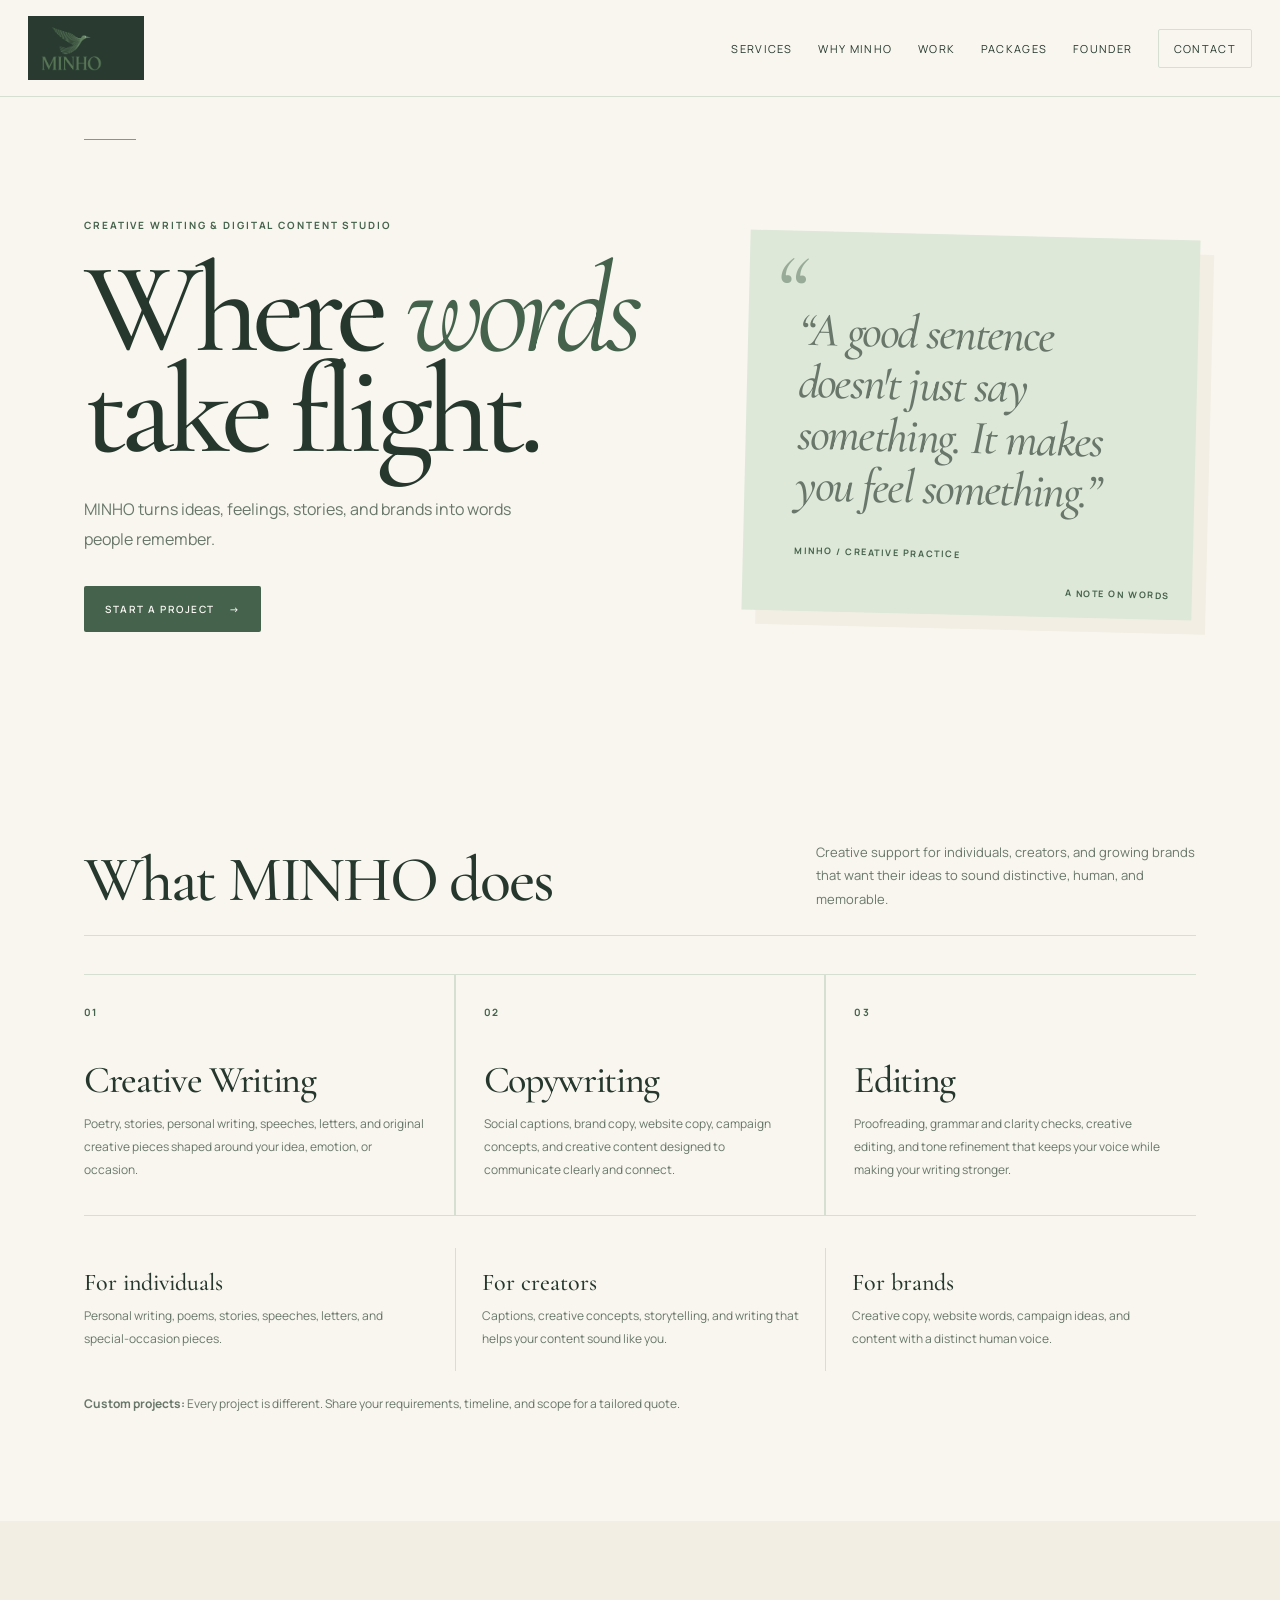
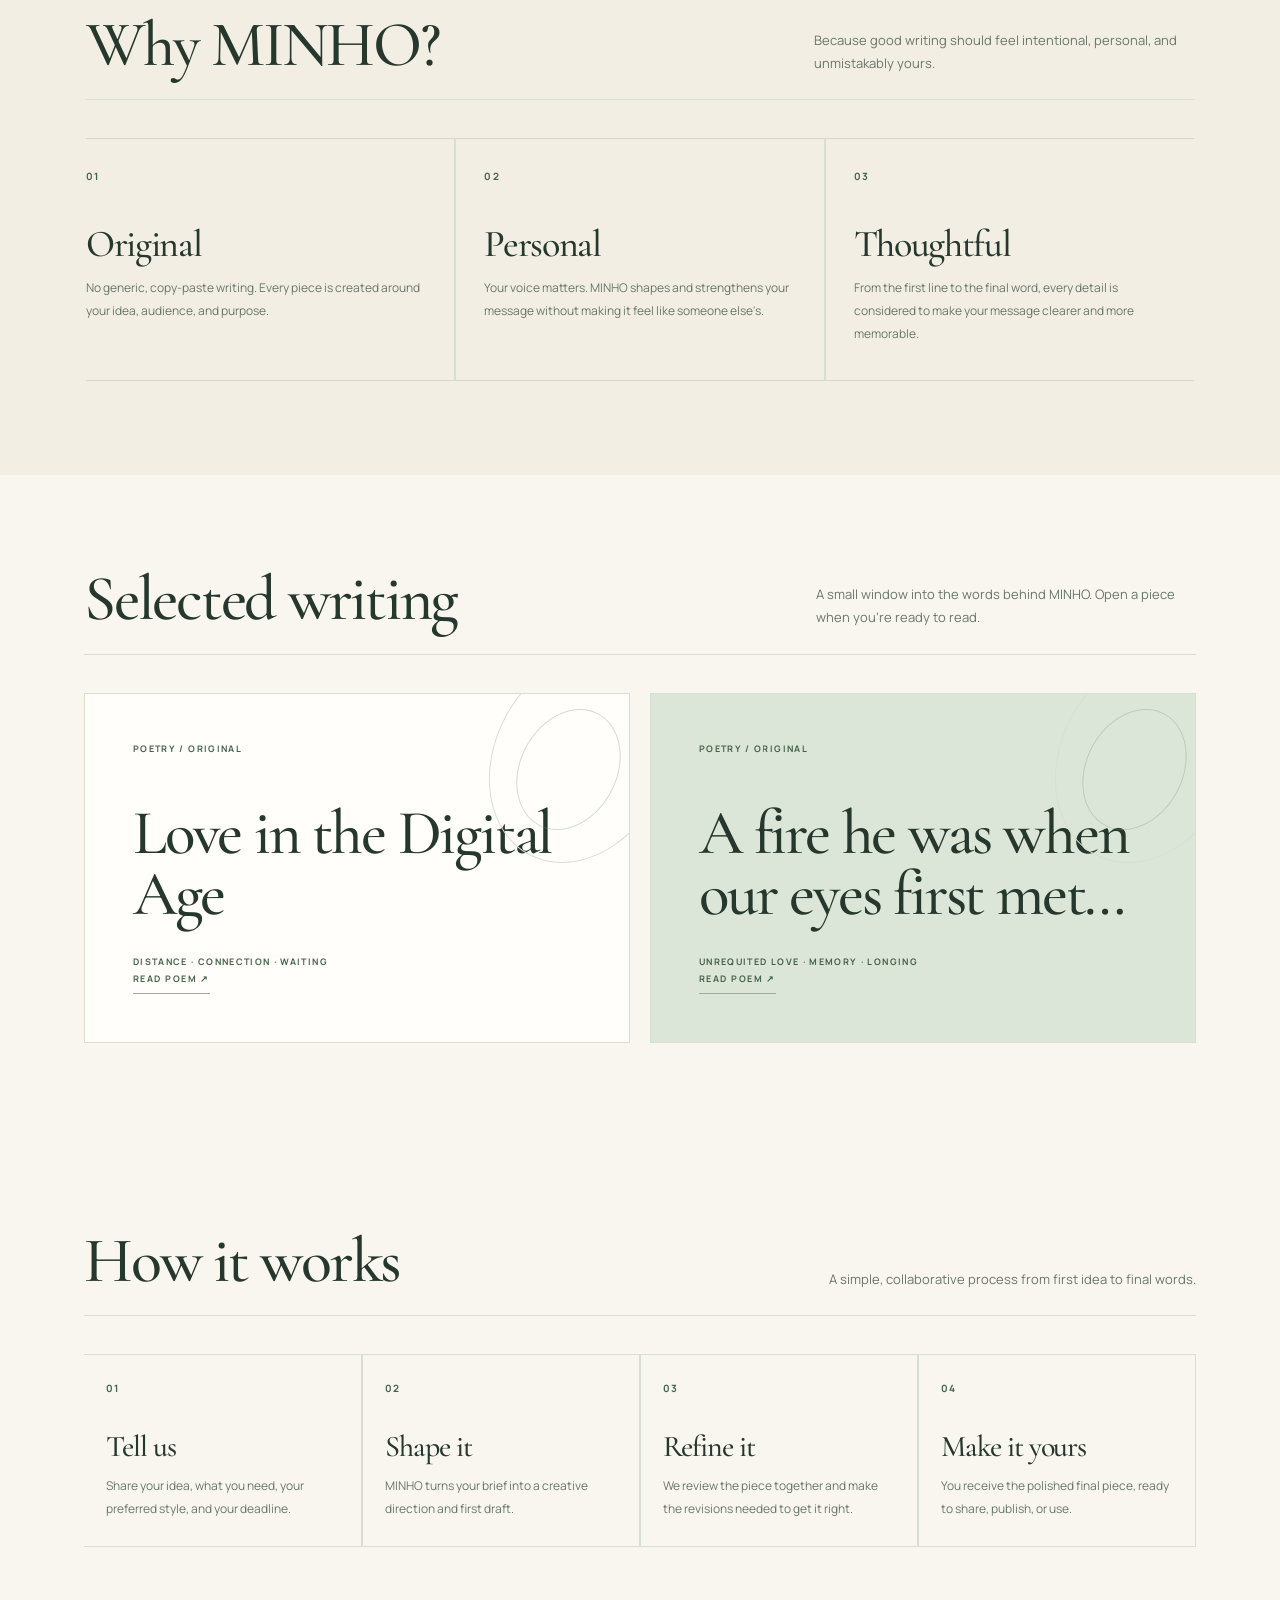
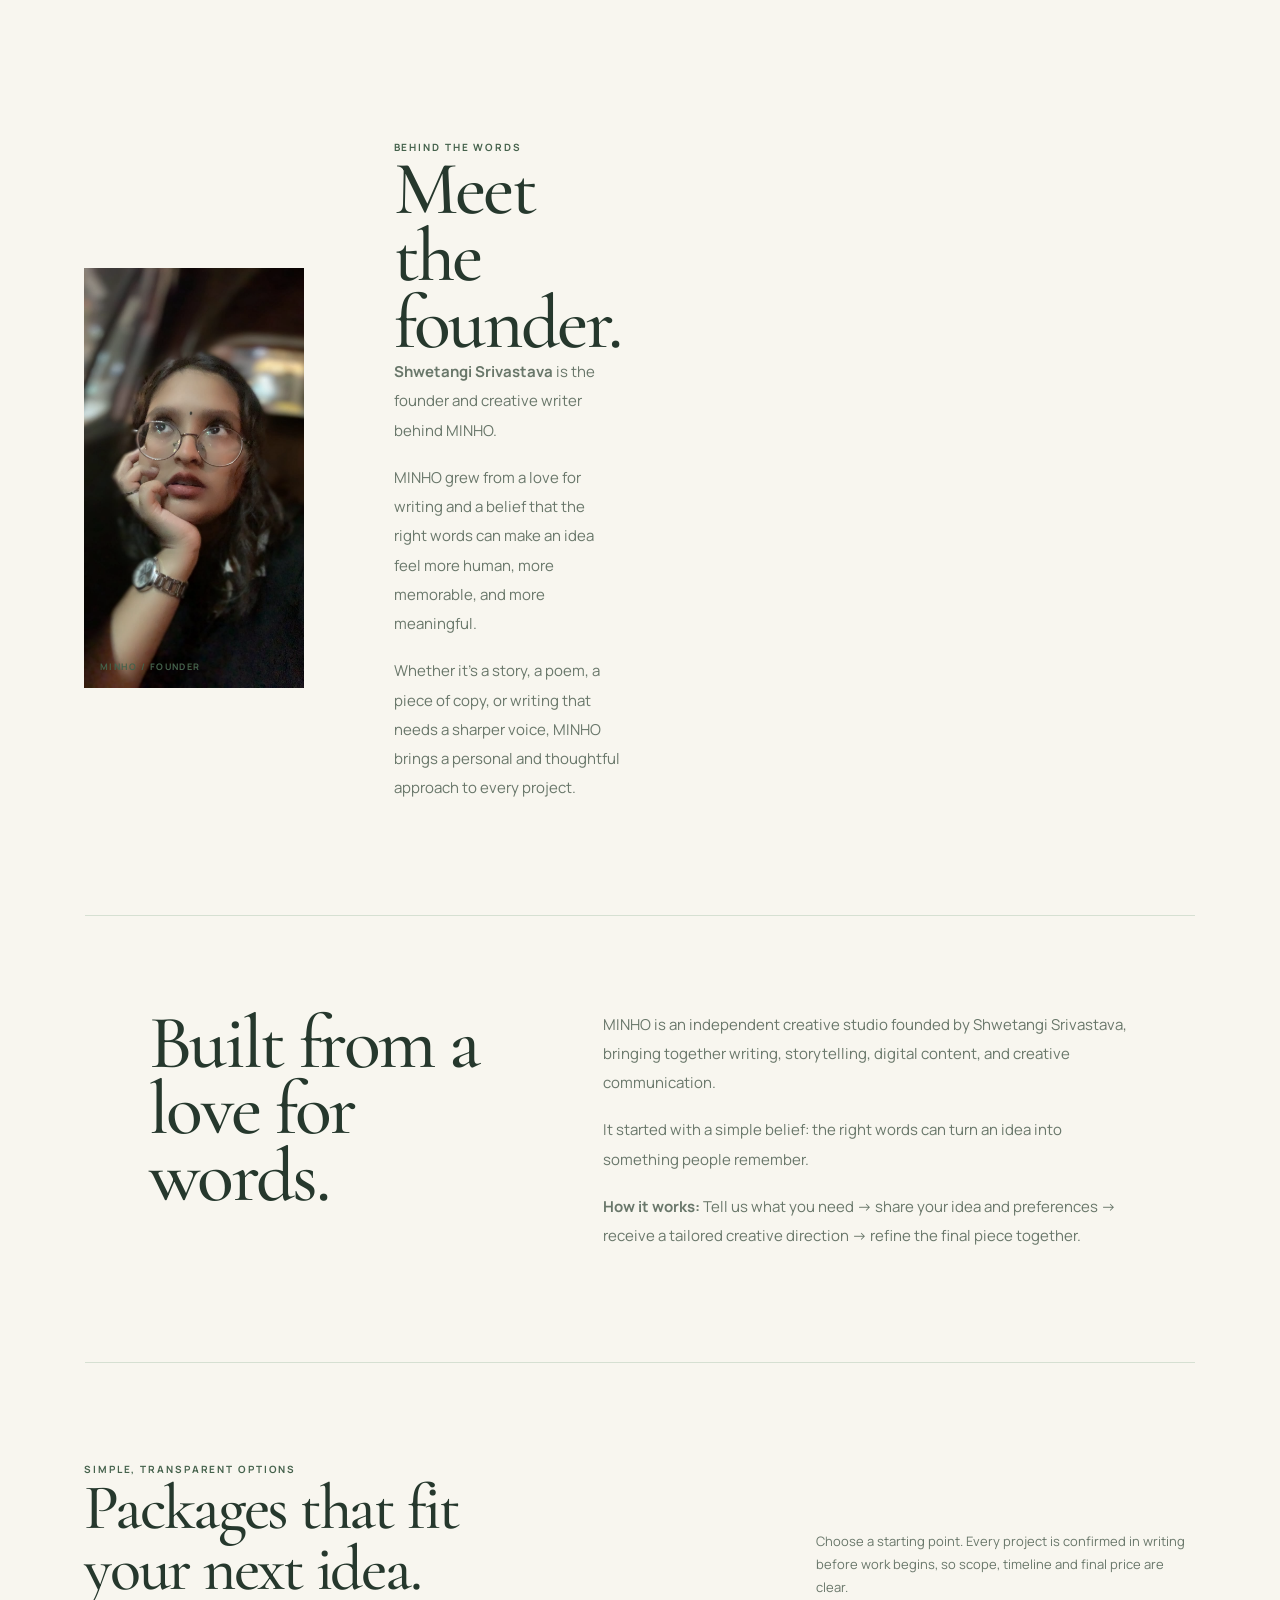
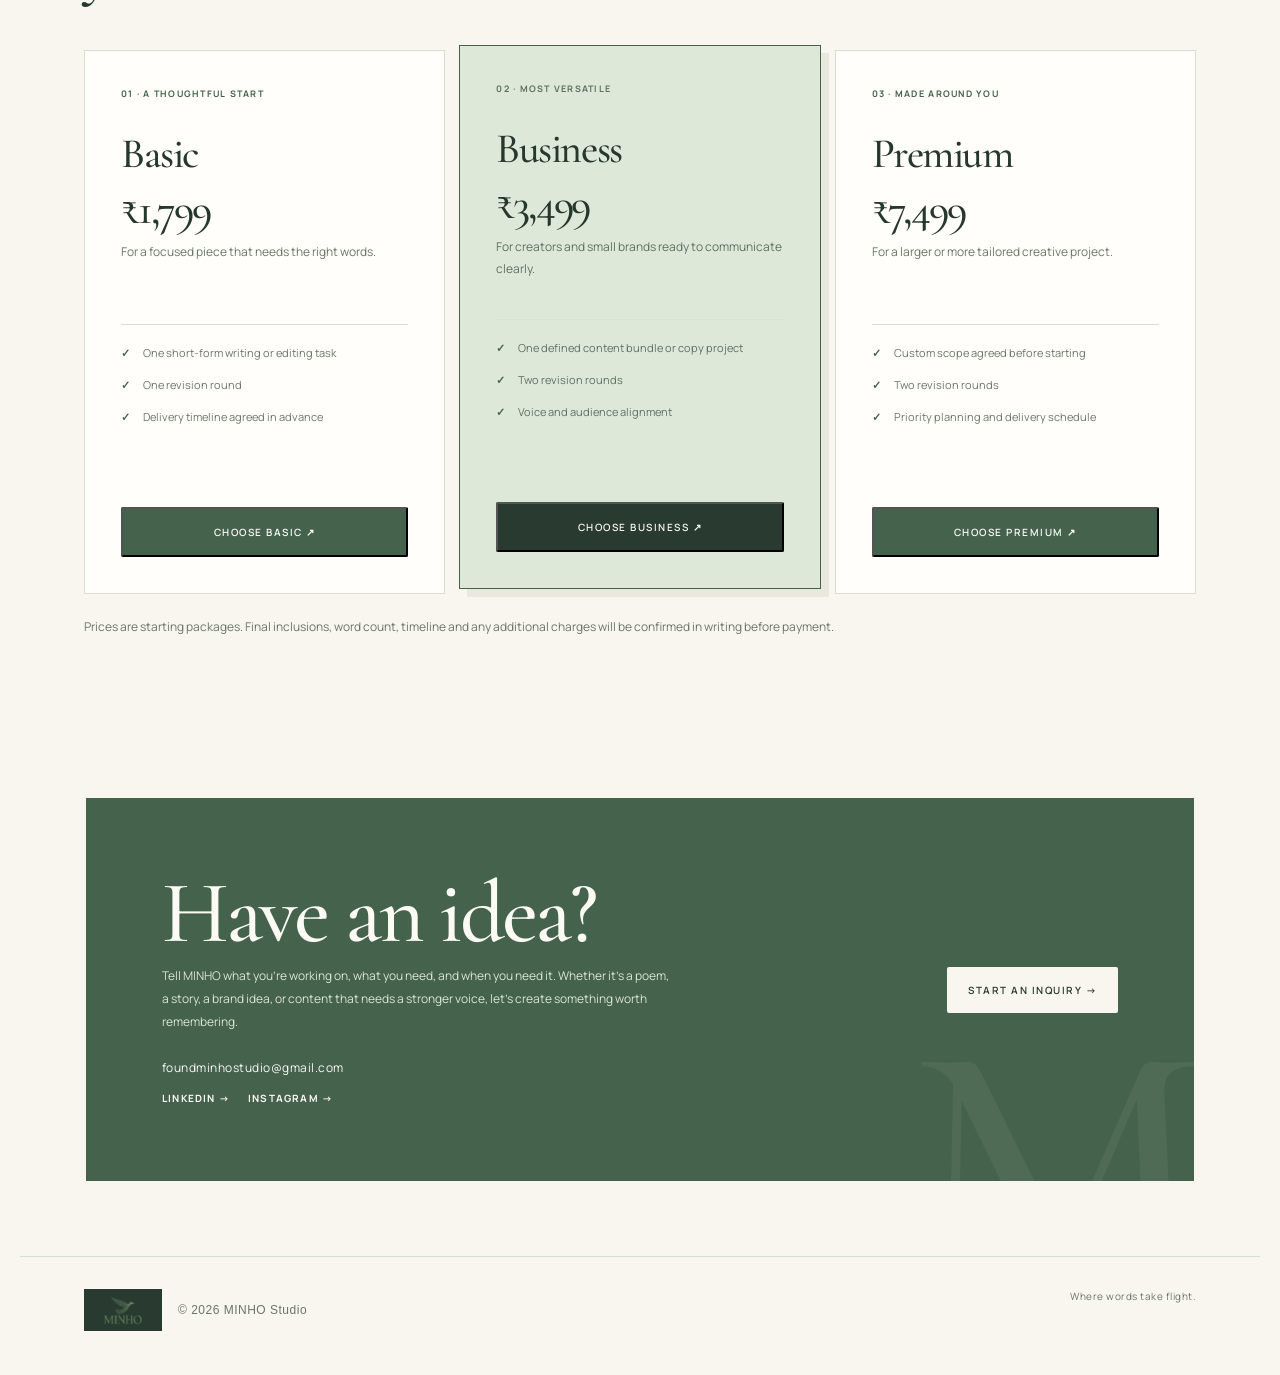
<file: index.html>
<!doctype html>
<html lang="en">
<head>
<meta charset="utf-8">
<meta name="viewport" content="width=device-width, initial-scale=1">
<title>MINHO — Creative Writing & Digital Content Studio</title>
<style>
@import url('https://fonts.googleapis.com/css2?family=DM+Sans:wght@400;500;600;700&family=Manrope:wght@400;500;600;700&family=Playfair+Display:ital,wght@0,400;0,500;0,600;1,400;1,500&family=Cormorant+Garamond:ital,wght@0,400;0,500;0,600;1,400;1,500;1,600&display=swap');
:root{color-scheme:light dark;--bg:light-dark(#f1f3e7,#151711);--surface:light-dark(#fbfcf7,#22251d);--surface2:light-dark(#e5e9d9,#2c3026);--text:light-dark(#293020,#f4f6ec);--muted:light-dark(#6f7764,#b9c0ae);--line:light-dark(#d5dac7,#41463a);--accent:light-dark(#78855a,#c8d39f)}
*{box-sizing:border-box}html{scroll-behavior:smooth}body{margin:0;background:var(--bg);color:var(--text);font-family:Georgia,'Times New Roman',serif}button,a{font:inherit}.root{min-height:100vh;background:var(--bg)}
nav{max-width:1120px;margin:auto;padding:24px 28px;display:flex;align-items:center;justify-content:space-between}nav .brand{font-family:Arial,sans-serif;font-weight:800;letter-spacing:.18em;font-size:18px}nav .links{display:flex;gap:20px;font-family:Arial,sans-serif;font-size:13px}nav a{color:var(--text);text-decoration:none;transition:opacity .2s}nav a:hover{opacity:.6}
.hero{max-width:1120px;margin:auto;padding:92px 28px 100px;display:grid;grid-template-columns:1.15fr .85fr;gap:70px;align-items:center}.eyebrow{font-family:Arial,sans-serif;text-transform:uppercase;letter-spacing:.18em;font-size:12px;color:var(--accent);margin-bottom:22px}.hero h1{font-size:clamp(54px,8vw,104px);line-height:.88;margin:0 0 26px;font-weight:500;letter-spacing:-.055em}.hero h1 em{font-style:italic}.hero p{font-size:20px;line-height:1.55;color:var(--muted);max-width:650px;margin:0 0 30px}.cta{display:inline-flex;align-items:center;gap:10px;background:var(--text);color:var(--bg);padding:14px 20px;border-radius:999px;text-decoration:none;font-family:Arial,sans-serif;font-weight:700;font-size:13px}.hero-card{border:1px solid var(--line);background:var(--surface);padding:42px;border-radius:28px;transform:rotate(1.2deg)}.hero-card .quote{font-size:31px;line-height:1.15;margin:0 0 28px}.hero-card small{font-family:Arial,sans-serif;color:var(--muted);text-transform:uppercase;letter-spacing:.12em}
section{max-width:1120px;margin:auto;padding:76px 28px}.section-head{display:flex;justify-content:space-between;align-items:end;gap:30px;border-bottom:1px solid var(--line);padding-bottom:18px;margin-bottom:30px}.section-head h2{font-size:42px;font-weight:500;margin:0;letter-spacing:-.03em}.section-head p{font-family:Arial,sans-serif;font-size:13px;color:var(--muted);max-width:430px;line-height:1.5;margin:0}.grid{display:grid;grid-template-columns:repeat(3,1fr);gap:16px}.card{background:var(--surface);border:1px solid var(--line);border-radius:22px;padding:28px;min-height:220px}.num{font-family:Arial,sans-serif;font-size:12px;color:var(--accent);margin-bottom:38px}.card h3{font-size:25px;font-weight:500;margin:0 0 10px}.card p{font-family:Arial,sans-serif;color:var(--muted);line-height:1.55;font-size:14px;margin:0}
.work{display:grid;grid-template-columns:1fr 1fr;gap:16px}.work-card{border-radius:24px;background:var(--surface2);padding:34px;min-height:280px;display:flex;flex-direction:column;justify-content:space-between}.work-card h3{font-size:34px;font-weight:500;margin:0;max-width:400px}.tag{font-family:Arial,sans-serif;font-size:11px;text-transform:uppercase;letter-spacing:.13em;color:var(--muted)}
.service-detail{display:grid;grid-template-columns:repeat(3,1fr);gap:16px;margin-top:18px}.service-detail article{padding:22px 24px;border-left:1px solid var(--line)}.service-detail h4{font-size:18px;font-weight:500;margin:0 0 10px}.service-detail p{font-family:Arial,sans-serif;color:var(--muted);font-size:13px;line-height:1.55;margin:0}.process{display:grid;grid-template-columns:repeat(4,1fr);gap:16px}.process .card{min-height:190px}.process .num{margin-bottom:28px}.note{font-family:Arial,sans-serif;font-size:13px;color:var(--muted);line-height:1.6;margin-top:22px}.socials{display:flex;gap:18px;flex-wrap:wrap;font-family:Arial,sans-serif;font-size:13px}.socials a{color:var(--text);text-decoration:none}.socials a:hover{opacity:.6}
.about{display:grid;grid-template-columns:.8fr 1.2fr;gap:70px;align-items:start}.about h2{font-size:48px;font-weight:500;line-height:1;margin:0}.about p{font-size:19px;line-height:1.7;color:var(--muted);margin:0 0 18px}.contact{background:var(--text);color:var(--bg);border-radius:30px;padding:64px;display:flex;justify-content:space-between;gap:40px;align-items:center}.contact h2{font-size:52px;font-weight:500;margin:0;letter-spacing:-.04em}.contact p{font-family:Arial,sans-serif;color:var(--muted);max-width:520px;line-height:1.5}.contact .cta{background:var(--bg);color:var(--text)}footer{max-width:1120px;margin:auto;padding:40px 28px 60px;display:flex;justify-content:space-between;font-family:Arial,sans-serif;font-size:12px;color:var(--muted)}
@media(max-width:800px){nav .links{display:none}.hero,.about{grid-template-columns:1fr;gap:38px;padding-top:55px}.grid,.work,.service-detail,.process{grid-template-columns:1fr}.hero-card{transform:none}.contact{padding:40px 28px;display:block}.contact h2{font-size:42px;margin-bottom:15px}.section-head{display:block}.section-head h2{margin-bottom:12px}.service-detail article{border-left:0;border-top:1px solid var(--line)}section{padding:55px 22px}.hero{padding-left:22px;padding-right:22px}nav{padding:20px 22px}}

nav .brand{display:inline-flex;align-items:center;text-decoration:none}nav .brand img{display:block;width:88px;height:auto;max-height:54px;object-fit:contain;object-position:left center}.contact-details{margin:22px 0 14px}.contact-details .email{font-family:Arial,sans-serif;color:var(--bg);text-decoration:none;font-size:14px;font-weight:700}.contact-details .email:hover{opacity:.7}.footer-brand{display:flex;align-items:center;gap:16px}.footer-brand img{width:68px;height:auto;max-height:42px;object-fit:contain;background:#293b30;padding:4px 6px}.footer-brand span{font-family:Arial,sans-serif;font-size:12px;color:var(--muted)}

/* MINHO V6 professional refinements */
:root{color-scheme:light;--bg:#f4f5ec;--surface:#fffef9;--surface2:#e7ecdd;--text:#293326;--muted:#687260;--line:#d8dece;--accent:#718052}
body{font-family:Georgia,'Times New Roman',serif;letter-spacing:.005em}nav{position:sticky;top:0;z-index:20;max-width:none;padding:16px max(28px,calc((100vw - 1120px)/2));background:rgba(244,245,236,.94);backdrop-filter:blur(14px);border-bottom:1px solid rgba(216,222,206,.8)}nav .brand img{width:92px;height:54px;object-fit:contain;object-position:left center}nav .links{align-items:center;gap:clamp(12px,2vw,25px)}nav .links a{font-size:12px;letter-spacing:.04em}.hero{padding-top:105px;padding-bottom:110px}.hero h1{line-height:.98;max-width:760px}.cta{display:inline-flex;align-items:center;gap:14px;border-radius:999px;padding:15px 23px;background:var(--text);color:var(--bg);text-decoration:none;font:600 12px Arial,sans-serif;letter-spacing:.04em;transition:transform .2s,background .2s}.cta:hover{transform:translateY(-2px);background:#46543b}.card,.work-card{box-shadow:0 8px 30px rgba(40,50,34,.035);border:1px solid rgba(216,222,206,.8);transition:transform .22s,box-shadow .22s}.card:hover,.work-card:hover{transform:translateY(-4px);box-shadow:0 16px 36px rgba(40,50,34,.08)}section{scroll-margin-top:86px}.work-card{cursor:pointer;text-align:left}.work-card .read-link{font:600 11px Arial,sans-serif;letter-spacing:.1em;text-transform:uppercase;color:var(--accent)}
.founder-layout{display:grid;grid-template-columns:minmax(220px,.72fr) 1.28fr;gap:clamp(30px,6vw,76px);align-items:center}.founder-photo-wrap{min-height:340px;border-radius:26px;overflow:hidden;background:linear-gradient(145deg,#e5ead9,#fdfbf4);border:1px solid var(--line);display:flex;align-items:center;justify-content:center}.founder-photo-wrap img{width:100%;height:100%;min-height:340px;max-height:480px;object-fit:cover;display:block}.founder-placeholder{padding:24px;text-align:center;font:12px/1.7 Arial,sans-serif;color:var(--muted)}.founder-placeholder strong{display:block;font:italic 28px Georgia,serif;color:var(--text);margin-bottom:8px}
.poem-dialog{width:min(720px,calc(100% - 28px));max-height:85vh;overflow:auto;border:1px solid var(--line);border-radius:24px;background:var(--surface);color:var(--text);padding:clamp(24px,5vw,48px);box-shadow:0 24px 90px rgba(20,30,16,.28)}.poem-dialog::backdrop{background:rgba(24,31,22,.66);backdrop-filter:blur(5px)}.poem-dialog h2{font-size:clamp(30px,5vw,48px);font-weight:500;line-height:1.05;margin:12px 0}.poem-dialog .poem-meta{font:11px Arial,sans-serif;letter-spacing:.12em;text-transform:uppercase;color:var(--accent)}.poem-dialog .poem-body{white-space:pre-line;font-size:18px;line-height:1.9;color:var(--muted);margin-top:28px}.dialog-top{display:flex;justify-content:space-between;gap:18px;align-items:center}.dialog-close{border:1px solid var(--line);background:var(--surface2);color:var(--text);width:42px;height:42px;border-radius:50%;cursor:pointer;font-size:22px}.work-card:focus-visible,.cta:focus-visible,.dialog-close:focus-visible{outline:3px solid var(--accent);outline-offset:4px}
@media(max-width:800px){nav{padding:14px 20px;position:relative}nav .brand img{width:78px}nav .links{display:flex;flex-wrap:wrap;justify-content:flex-end;gap:10px 14px;font-size:11px}.hero{padding-top:60px;padding-bottom:65px}.founder-layout{grid-template-columns:1fr}.founder-photo-wrap,.founder-photo-wrap img{min-height:280px}.poem-dialog .poem-body{font-size:16px}}
@media(max-width:480px){nav{align-items:flex-start;gap:12px}nav .links{max-width:230px}nav .links a{font-size:10px}.hero h1{font-size:clamp(48px,14vw,68px)}}


/* Packages and responsive layout improvements */
.pricing-grid{display:grid;grid-template-columns:repeat(3,minmax(0,1fr));gap:18px;align-items:stretch}
.price-card{display:flex;flex-direction:column;min-width:0;padding:clamp(22px,2.8vw,34px);border:1px solid var(--line);border-radius:24px;background:var(--surface);box-shadow:0 10px 34px rgba(40,50,34,.045)}
.price-card.featured{background:var(--surface2);border-color:#aeb99a;transform:translateY(-8px)}
.price-card h3{font-size:clamp(28px,3vw,36px);font-weight:500;margin:22px 0 8px}
.price{font-size:clamp(32px,3.5vw,44px);letter-spacing:-.04em;margin:0 0 8px}
.price-desc{font:14px/1.65 Arial,sans-serif;color:var(--muted);min-height:48px;margin:0 0 18px}
.price-card ul{list-style:none;padding:18px 0 24px;margin:0 0 20px;border-top:1px solid var(--line);flex:1}
.price-card li{position:relative;padding:0 0 12px 22px;font:13px/1.55 Arial,sans-serif;color:var(--muted)}
.price-card li:before{content:"✓";position:absolute;left:0;color:var(--accent);font-weight:bold}
.price-cta{justify-content:center;text-align:center;align-self:flex-start}
@media(max-width:900px){.pricing-grid{grid-template-columns:repeat(2,minmax(0,1fr))}.price-card.featured{transform:none}}
@media(max-width:620px){.pricing-grid{grid-template-columns:1fr}.price-desc{min-height:0}.price-cta{align-self:stretch}.section-head h2{font-size:clamp(32px,9vw,42px)}section{padding:48px 18px}.hero{padding-left:18px;padding-right:18px}.work-card{min-height:230px}.contact{padding:32px 22px}footer{padding:32px 20px;gap:20px;flex-wrap:wrap}}


/* MINHO V8 — light sage & creamy ivory, editorial typography */
:root{
  --bg:#f7f6ee;
  --surface:#fffdf7;
  --surface2:#e5ebdf;
  --text:#293b30;
  --muted:#68776b;
  --line:#d5dfd2;
  --accent:#78917a;
  --forest:#dce7d8;
  --paper:#293b30;
}
body{background:var(--bg);color:var(--text);font-family:'Cormorant Garamond',Georgia,serif;font-size:17px;letter-spacing:.005em}
/* Elegant serif headlines with a clean, legible sans-serif for navigation and details */
body{font-family:'DM Sans',Arial,sans-serif}
h1,h2,h3,h4,.hero-card .quote,.about h2,.price-card h3,.contact h2,.poem-dialog h2{font-family:'Playfair Display',Georgia,serif}

body:before{content:"";position:fixed;inset:0;pointer-events:none;z-index:-1;background:radial-gradient(ellipse at 85% 4%,rgba(154,118,84,.075),transparent 32%),radial-gradient(ellipse at 3% 42%,rgba(112,128,82,.055),transparent 28%)}
nav{background:rgba(247,246,238,.94);border-bottom:1px solid rgba(217,212,199,.88);padding-top:18px;padding-bottom:18px}
nav .brand{background:#293b30;padding:5px 9px}nav .brand img{width:98px;max-height:58px}
nav .links a{font-size:10px;letter-spacing:.14em;text-transform:uppercase}
nav .links a:last-child{border:1px solid var(--line);padding:11px 15px;border-radius:2px}
.hero{position:relative;min-height:590px;padding-top:116px;padding-bottom:118px;grid-template-columns:1.12fr .88fr;gap:clamp(36px,7vw,100px)}
.hero:before{content:"INDEPENDENT CREATIVE STUDIO";position:absolute;top:42px;left:28px;font:10px Arial,sans-serif;letter-spacing:.2em;color:var(--muted)}
.eyebrow{color:var(--accent);font-size:10px;letter-spacing:.22em}
.hero h1{font-size:clamp(62px,8.2vw,112px);line-height:.91;letter-spacing:-.065em;font-weight:400}
.hero h1 em{color:var(--accent);font-weight:400}
.hero p{font-size:18px;max-width:510px;line-height:1.75;color:#6f7469}
.cta{border-radius:2px;background:var(--forest);color:var(--paper);padding:17px 22px;letter-spacing:.13em;text-transform:uppercase;font-size:10px}
.cta:hover{background:#354b3d}
.hero-card{position:relative;border:0;border-radius:0;background:#dfe9dc;color:var(--text);padding:clamp(30px,4.3vw,54px);min-height:330px;display:flex;flex-direction:column;justify-content:center;transform:rotate(0);box-shadow:18px 18px 0 #e8e7dc}
.hero-card:before{content:"“";font-size:100px;line-height:.7;color:#78917a;display:block;margin-bottom:24px}
.hero-card .quote{font-size:clamp(28px,3.4vw,42px);line-height:1.17;letter-spacing:-.035em;font-weight:400}
.hero-card small{font-size:9px;letter-spacing:.2em;color:#657968}
section{padding-top:94px;padding-bottom:94px}
.section-head{border-bottom:1px solid var(--line);padding-bottom:24px;margin-bottom:36px}
.section-head h2{font-size:clamp(35px,4.2vw,52px);line-height:1.03;letter-spacing:-.045em}
.section-head p{font-size:12px;line-height:1.8;max-width:360px}
.grid{gap:0;border-top:1px solid var(--line);border-bottom:1px solid var(--line)}
.card{background:transparent;border:0;border-radius:0;box-shadow:none!important;padding:30px 28px 32px;min-height:230px}
.grid .card+.card{border-left:1px solid var(--line)}
.card:hover,.work-card:hover{transform:translateY(-3px);box-shadow:none}
.num{font-size:10px;letter-spacing:.16em;color:var(--accent);margin-bottom:48px}
.card h3{font-size:28px;letter-spacing:-.03em}
.card p,.service-detail p{font-size:12px;line-height:1.85}
.service-detail{gap:0;margin-top:26px}
.service-detail article{padding:24px 28px;border-left:1px solid var(--line)}
.service-detail h4{font-size:20px;font-style:italic}
.work{gap:18px}
.work-card{position:relative;border-radius:0;background:#e5ebdf;padding:clamp(26px,4vw,46px);min-height:340px;border:1px solid #dedbce;box-shadow:none;text-align:left}
.work-card:nth-child(2){background:#dce6d8}
.work-card h3{font-size:clamp(31px,4vw,46px);line-height:1.08;letter-spacing:-.04em;max-width:360px}
.work-card .read-link{color:var(--forest);border-bottom:1px solid #a5aa98;padding-bottom:8px;width:max-content}
.tag{font-size:9px;letter-spacing:.18em}
.process{gap:0;border-top:1px solid var(--line);border-bottom:1px solid var(--line)}
.process .card{min-height:205px;padding:26px 22px}
.process .card+.card{border-left:1px solid var(--line)}
.process .num{margin-bottom:36px}
.founder-photo-wrap{border-radius:0;background:#e5ebdf;border:0;min-height:410px}
.founder-photo-wrap img{min-height:410px;filter:saturate(.82)}
.about{gap:clamp(38px,8vw,110px)}
.about h2{font-size:clamp(40px,5vw,60px);letter-spacing:-.045em}
.about p{font-size:17px;line-height:1.85}
#about{border-top:1px solid var(--line);border-bottom:1px solid var(--line)}
.pricing-grid{gap:14px}
.price-card{background:transparent;border:1px solid var(--line);border-radius:0;padding:clamp(24px,3vw,36px);box-shadow:none;transition:background .2s,border-color .2s,transform .2s}
.price-card:hover{background:#fffdf7;border-color:#a9c0a9;transform:translateY(-4px)}
.price-card.featured{background:#e1eadd;color:var(--text);border-color:#cbd9c8;box-shadow:8px 8px 0 #e9e8dc}
.price-card.featured .tag,.price-card.featured .price-desc,.price-card.featured li{color:#5e7162}
.price-card h3{font-size:34px;letter-spacing:-.04em}
.price-card .price{font-size:44px;letter-spacing:-.05em}
.price-card ul{font-size:12px;line-height:1.9}
.price-card .cta{margin-top:24px}
.price-card.featured .cta{background:#293b30;color:#f7f6ee}
.note{font-size:11px;line-height:1.8}
.contact{background:#dfe9dc;color:var(--text);border-radius:0;padding:clamp(34px,6vw,76px);position:relative;overflow:hidden}
.contact:after{content:"MINHO";position:absolute;right:-10px;bottom:-52px;font:bold clamp(90px,17vw,210px)/1 Arial,sans-serif;letter-spacing:-.1em;color:rgba(41,59,48,.055);pointer-events:none}
.contact h2{font-size:clamp(42px,6vw,72px);line-height:.98;letter-spacing:-.06em}
.contact p{font-size:12px;line-height:1.9;color:#5e7162}
.contact .email{color:var(--paper);font-weight:400;letter-spacing:.03em}
.contact .cta{position:relative;z-index:1;white-space:nowrap;background:#293b30;color:#f7f6ee}
.socials a{font-size:10px;letter-spacing:.12em;text-transform:uppercase}
footer{border-top:1px solid var(--line);font-size:10px;letter-spacing:.06em}
.poem-dialog{border-radius:0;border-color:var(--line);box-shadow:0 24px 100px rgba(22,34,26,.32)}
.dialog-close{border-radius:0}
@media(max-width:800px){
 nav{padding:14px 20px;gap:14px}nav .brand img{width:78px}
 nav .links{gap:9px 12px;max-width:72%}nav .links a{font-size:9px;letter-spacing:.08em}
 .hero{min-height:auto;padding-top:88px;padding-bottom:70px;gap:36px}
 .hero:before{left:22px;top:28px;font-size:8px}
 .hero-card{min-height:260px;box-shadow:9px 9px 0 #e8e7dc}
 section{padding-top:66px;padding-bottom:66px}
 .grid{grid-template-columns:1fr}
 .grid .card+.card,.process .card+.card{border-left:0;border-top:1px solid var(--line)}
 .card{min-height:0;padding:26px 8px}
 .card .num{margin-bottom:24px}
 .service-detail{grid-template-columns:1fr}
 .service-detail article{padding:20px 8px;border-left:0;border-top:1px solid var(--line)}
 .process{grid-template-columns:1fr}
 .process .card{padding:25px 8px}
 .work-card{min-height:280px}
 .founder-photo-wrap,.founder-photo-wrap img{min-height:300px}
 .contact{padding:36px 26px}.contact .cta{white-space:normal;margin-top:18px}
}
@media(max-width:480px){
 nav{align-items:center}nav .links{max-width:75%;gap:8px 10px}nav .links a{font-size:8px}
 .hero h1{font-size:clamp(55px,15vw,72px)}
 .hero p{font-size:16px}
 .section-head h2{font-size:36px}
 .price-card.featured{box-shadow:5px 5px 0 #e1d9cb}
 footer{gap:14px;align-items:flex-start}
}


/* MINHO V9 — quiet luxury meets literary art house */
:root{
 color-scheme:light;
 --bg:#F8F6EF;
 --surface:#FFFEFA;
 --surface2:#E5EDE1;
 --text:#26382D;
 --muted:#69776A;
 --line:#D6E0D2;
 --accent:#829A80;
 --sage:#DDE8D9;
 --sage-deep:#45624C;
 --paper:#F2EEE3;
}
html{background:var(--bg);scroll-padding-top:100px}
body{background:var(--bg);color:var(--text);font-family:'Manrope',sans-serif;letter-spacing:0;font-size:15px}
.root{background:var(--bg)}
nav{max-width:none;padding:16px max(28px,calc((100vw - 1240px)/2));background:rgba(248,246,239,.94);border-bottom:1px solid var(--line);backdrop-filter:blur(16px)}
nav .brand img{width:98px;max-height:56px}
nav .links{font-family:'Manrope',sans-serif;gap:clamp(13px,2vw,28px)}
nav .links a{font-size:11px;text-transform:uppercase;letter-spacing:.12em;color:var(--text)}
nav .links a:hover{color:var(--sage-deep);opacity:1}
section{max-width:1240px;padding:94px clamp(24px,5vw,66px);scroll-margin-top:82px}
.hero{max-width:1240px;min-height:650px;padding:clamp(70px,9vw,125px) clamp(24px,5vw,66px) 110px;grid-template-columns:minmax(0,1.12fr) minmax(280px,.88fr);gap:clamp(34px,7vw,100px);position:relative}
.hero:before{content:"";position:absolute;left:clamp(24px,5vw,66px);top:42px;width:52px;height:1px;background:var(--accent)}
.eyebrow{font-family:'Manrope',sans-serif;color:var(--sage-deep);font-size:10px;letter-spacing:.19em;line-height:1.7;font-weight:700;text-transform:uppercase}
.hero .eyebrow{margin-bottom:25px}
.hero h1,.section-head h2,.about h2,.contact h2,.work-card h3,.card h3,.price-card h3,.poem-dialog h2{
 font-family:'Cormorant Garamond',Georgia,serif;font-weight:500;letter-spacing:-.035em
}
.hero h1{font-size:clamp(76px,10vw,138px);line-height:.79;max-width:700px;margin:0 0 34px;letter-spacing:-.055em}
.hero h1 em{font-weight:400;color:var(--sage-deep)}
.hero p{font-family:'Manrope',sans-serif;font-size:16px;line-height:1.85;max-width:440px;color:var(--muted);margin-bottom:32px}
.cta{border-radius:2px;background:var(--sage-deep);color:#FBFAF4;padding:16px 21px;font:600 10px 'Manrope',sans-serif;letter-spacing:.15em;text-transform:uppercase;transition:background .2s,transform .2s}
.cta:hover{background:var(--text);transform:translateY(-2px)}
.hero-card{position:relative;border:0;border-radius:0;background:var(--sage);padding:clamp(34px,4vw,58px);min-height:380px;display:flex;flex-direction:column;justify-content:center;transform:rotate(1.4deg);box-shadow:14px 14px 0 var(--paper)}
.hero-card:before{content:"“";font:italic 100px/1 'Cormorant Garamond',serif;color:var(--sage-deep);opacity:.45;position:absolute;top:10px;left:24px}
.hero-card:after{content:"A NOTE ON WORDS";position:absolute;right:22px;bottom:18px;font:700 9px 'Manrope',sans-serif;letter-spacing:.17em;color:var(--sage-deep)}
.hero-card .quote{font:italic 500 clamp(32px,4vw,48px)/1.08 'Cormorant Garamond',serif;margin:20px 0 32px;max-width:420px}
.hero-card small{font:700 9px 'Manrope',sans-serif;color:var(--sage-deep);letter-spacing:.17em}
.section-head{border-bottom:1px solid var(--line);padding-bottom:24px;margin-bottom:38px;align-items:end}
.section-head h2{font-size:clamp(42px,5vw,68px);line-height:.95;margin:0}
.section-head p{font:13px/1.8 'Manrope',sans-serif;color:var(--muted);max-width:380px}
.grid{gap:0;border-top:1px solid var(--line);border-bottom:1px solid var(--line)}
.card{border:0;border-right:1px solid var(--line);border-radius:0;box-shadow:none;background:transparent;padding:30px 28px 34px;min-height:230px}
.grid .card:first-child{padding-left:0}
.grid .card:last-child{border-right:0}
.card:hover{transform:none;box-shadow:none;background:rgba(221,232,217,.26)}
.num{font:700 10px 'Manrope',sans-serif;color:var(--sage-deep);letter-spacing:.12em;margin-bottom:42px}
.card h3{font-size:clamp(29px,3vw,38px);line-height:1.05;margin-bottom:12px}
.card p,.service-detail p,.process .card p{font:12px/1.9 'Manrope',sans-serif;color:var(--muted)}
.service-detail{gap:0;margin-top:32px}
.service-detail article{padding:20px 26px;border-left:1px solid var(--line)}
.service-detail article:first-child{padding-left:0;border-left:0}
.service-detail h4{font:500 24px 'Cormorant Garamond',serif;color:var(--text);margin-bottom:8px}
.note{font:12px/1.8 'Manrope',sans-serif;color:var(--muted)}
#why-minho{background:var(--paper);max-width:none;padding-left:max(24px,calc((100vw - 1108px)/2));padding-right:max(24px,calc((100vw - 1108px)/2))}
#why-minho .grid{border-color:#DCD7C9}
#why-minho .card:hover{background:rgba(255,254,250,.4)}
.work{gap:20px}
.work-card{position:relative;overflow:hidden;border-radius:0;border:1px solid var(--line);background:var(--surface);min-height:350px;padding:clamp(28px,4vw,48px);box-shadow:none;transition:background .3s,border-color .3s}
.work-card:before{content:"";position:absolute;right:-38px;top:-48px;width:170px;height:220px;border:1px solid var(--line);border-radius:100%;transform:rotate(28deg);pointer-events:none}
.work-card:after{content:"";position:absolute;right:12px;top:12px;width:95px;height:125px;border:1px solid rgba(130,154,128,.35);border-radius:100%;transform:rotate(28deg);pointer-events:none}
.work-card:hover{background:var(--sage);border-color:var(--sage-deep);transform:none;box-shadow:none}
.work-card h3{font-size:clamp(39px,5vw,63px);line-height:.98;max-width:430px;margin:45px 0 26px}
.work-card .tag{font:700 9px 'Manrope',sans-serif;letter-spacing:.15em;color:var(--sage-deep)}
.work-card .read-link{font:700 9px 'Manrope',sans-serif;letter-spacing:.16em;color:var(--sage-deep)}
#process .process{gap:0;border-top:1px solid var(--line);border-bottom:1px solid var(--line)}
#process .card{min-height:185px}
#process .card h3{font-size:30px}
.founder-layout{grid-template-columns:minmax(220px,.82fr) 1.18fr;gap:clamp(34px,7vw,90px)}
.founder-photo-wrap{border-radius:0;min-height:420px;background:var(--sage);border:0;position:relative}
.founder-photo-wrap:after{content:"MINHO / FOUNDER";position:absolute;bottom:15px;left:16px;font:700 9px 'Manrope',sans-serif;letter-spacing:.15em;color:var(--sage-deep)}
.founder-photo-wrap img{min-height:420px;filter:saturate(.82)}
.founder-placeholder{font:11px/1.8 'Manrope',sans-serif}
.founder-placeholder strong{font:italic 36px 'Cormorant Garamond',serif}
.about h2{font-size:clamp(48px,6vw,76px);line-height:.88}
.about p{font:15px/1.95 'Manrope',sans-serif;color:var(--muted)}
#about{border-top:1px solid var(--line);border-bottom:1px solid var(--line);max-width:1110px}
#about h2{max-width:420px}
#packages{max-width:1240px}
#packages .section-head{border-bottom:0;margin-bottom:26px}
.pricing-grid{gap:14px}
.price-card{border-radius:0;background:var(--surface);border:1px solid var(--line);box-shadow:none;padding:clamp(24px,3vw,36px)}
.price-card.featured{background:var(--sage);border-color:var(--sage-deep);transform:translateY(-5px)}
.price-card .tag{font:700 9px 'Manrope',sans-serif;letter-spacing:.14em;color:var(--sage-deep)}
.price-card h3{font-size:42px;margin:28px 0 6px}
.price{font:500 clamp(36px,4vw,48px)/1.1 'Cormorant Garamond',serif;letter-spacing:-.03em;color:var(--text)}
.price-desc{font:12px/1.8 'Manrope',sans-serif;color:var(--muted);min-height:65px}
.price-card ul{border-color:var(--line)}
.price-card li{font:11px/1.8 'Manrope',sans-serif;color:var(--muted)}
.price-card li:before{color:var(--sage-deep)}
.price-cta{align-self:stretch}
#contact{max-width:none;padding:55px clamp(24px,5vw,66px) 75px}
.contact{max-width:1108px;margin:auto;border-radius:0;background:var(--sage-deep);color:#FBFAF4;padding:clamp(34px,6vw,76px);position:relative;overflow:hidden}
.contact:after{content:"M";position:absolute;right:20px;bottom:-135px;font:500 360px/.8 'Cormorant Garamond',serif;color:rgba(255,255,255,.055);pointer-events:none}
.contact h2{font-size:clamp(54px,7vw,88px);line-height:.9;max-width:500px}
.contact p{font:12px/1.9 'Manrope',sans-serif;color:#D9E4D8;max-width:510px}
.contact .email{font-family:'Manrope',sans-serif;color:#FBFAF4;font-size:12px;letter-spacing:.04em}
.contact .cta{position:relative;z-index:1;background:var(--bg);color:var(--text);white-space:nowrap}
.contact .cta:hover{background:#fff}
.contact .socials{font:700 10px 'Manrope',sans-serif;letter-spacing:.1em;text-transform:uppercase}
.contact .socials a{color:#FBFAF4}
footer{max-width:1240px;padding:32px clamp(24px,5vw,66px) 44px;font:10px 'Manrope',sans-serif;letter-spacing:.05em}
.footer-brand img{width:78px}
.poem-dialog{border-radius:0;border-color:var(--line);background:var(--bg);box-shadow:0 24px 90px rgba(28,48,33,.24)}
.poem-dialog .poem-meta{font:700 9px 'Manrope',sans-serif;letter-spacing:.16em;color:var(--sage-deep)}
.poem-dialog h2{font-size:clamp(38px,6vw,62px);line-height:.95}
.poem-dialog .poem-body{font:18px/1.95 'Cormorant Garamond',serif;color:var(--text)}
.dialog-close{border-radius:0;background:var(--sage);border-color:var(--line)}
@media(max-width:800px){
 nav{padding:14px 20px;gap:16px}nav .brand img{width:80px}
 nav .links{display:flex;flex-wrap:wrap;justify-content:flex-end;gap:8px 12px;max-width:68%}
 nav .links a{font-size:9px;letter-spacing:.08em}
 section{padding:66px 22px}
 .hero{grid-template-columns:1fr;gap:48px;min-height:unset;padding:74px 22px 78px}
 .hero h1{font-size:clamp(72px,14vw,112px)}
 .hero-card{min-height:280px;max-width:570px;margin:0 8px 10px 0}
 .grid{grid-template-columns:1fr;border-bottom:0}
 .grid .card,.grid .card:first-child,.grid .card:last-child{padding:24px 0;border-right:0;border-bottom:1px solid var(--line);min-height:unset}
 .num{margin-bottom:22px}
 .service-detail{grid-template-columns:1fr}
 .service-detail article,.service-detail article:first-child{padding:18px 0;border-left:0;border-top:1px solid var(--line)}
 .work{grid-template-columns:1fr}
 .work-card{min-height:290px}
 .process{grid-template-columns:1fr 1fr}
 .process .card{padding:22px 16px 22px 0}
 .founder-layout{grid-template-columns:1fr}
 .founder-photo-wrap,.founder-photo-wrap img{min-height:320px;max-height:520px}
 .contact{display:block;padding:42px 28px}
 .contact .cta{margin-top:24px}
 .pricing-grid{grid-template-columns:1fr}
 .price-card.featured{transform:none}
 #why-minho{padding-left:22px;padding-right:22px}
}
@media(max-width:480px){
 nav{align-items:center;flex-wrap:wrap}
 nav .links{max-width:100%;width:100%;justify-content:space-between;gap:10px}
 nav .links a{font-size:9px}
 .hero h1{font-size:clamp(66px,16vw,88px)}
 .hero-card{padding:30px 25px;min-height:260px}
 .hero-card .quote{font-size:36px}
 .section-head h2{font-size:44px}
 .process{grid-template-columns:1fr}
 .contact h2{font-size:58px}
 .price-card h3{font-size:38px}
}
@media(prefers-reduced-motion:reduce){html{scroll-behavior:auto}*,*::before,*::after{transition:none!important;animation:none!important}}


}.checkout-trigger{font:600 10px 'Manrope',sans-serif;cursor:pointer;border:0;width:100%}
/* MINHO checkout experience */
.checkout-dialog{width:min(760px,calc(100% - 24px));max-height:92vh;overflow:auto;border:1px solid var(--line);padding:0;background:var(--bg);color:var(--text);box-shadow:0 30px 100px rgba(25,42,29,.3)}
.checkout-dialog::backdrop{background:rgba(23,36,27,.68);backdrop-filter:blur(5px)}
.checkout-shell{display:grid;grid-template-columns:1fr .9fr}
.checkout-main{padding:clamp(24px,5vw,42px)}
.checkout-side{background:var(--sage);padding:clamp(24px,4vw,34px);border-left:1px solid var(--line)}
.checkout-kicker{font:700 9px 'Manrope',sans-serif;letter-spacing:.16em;text-transform:uppercase;color:var(--sage-deep)}
.checkout-title{font:500 clamp(36px,5vw,52px)/.98 'Cormorant Garamond',serif;margin:12px 0}
.checkout-copy{font:12px/1.8 'Manrope',sans-serif;color:var(--muted)}
.checkout-close{float:right;border:1px solid var(--line);background:transparent;color:var(--text);font-size:22px;width:38px;height:38px;cursor:pointer}
.checkout-form label{display:block;font:700 10px 'Manrope',sans-serif;letter-spacing:.06em;margin:17px 0 7px}
.checkout-form input,.checkout-form textarea,.checkout-form select{width:100%;padding:12px;border:1px solid var(--line);background:var(--surface);color:var(--text);font:13px 'Manrope',sans-serif;border-radius:0}
.checkout-form textarea{min-height:90px;resize:vertical}
.checkout-form .cta{margin-top:20px;border:0;cursor:pointer;width:100%;justify-content:center}
.checkout-total-label{font:700 9px 'Manrope',sans-serif;letter-spacing:.15em;text-transform:uppercase;color:var(--sage-deep)}
.checkout-package{font:500 30px 'Cormorant Garamond',serif;margin:8px 0 24px}
.checkout-row{display:flex;justify-content:space-between;gap:12px;font:12px/1.8 'Manrope',sans-serif;padding:10px 0;border-bottom:1px solid rgba(69,98,76,.2)}
.checkout-row strong{font-weight:700}
.checkout-row.discount{color:var(--sage-deep)}
.checkout-row.final{font-size:14px;border-bottom:0;padding-top:18px}
.checkout-row.final strong{font-size:24px}
.checkout-badge{display:inline-block;margin:12px 0;padding:8px 10px;background:#f8f6ef;color:#45624c;font:700 9px 'Manrope',sans-serif;letter-spacing:.08em;text-transform:uppercase}
.checkout-payment-note{margin-top:25px;padding-top:20px;border-top:1px solid rgba(69,98,76,.25);font:11px/1.8 'Manrope',sans-serif;color:#45624c}
.checkout-status{display:none;margin-top:14px;font:12px/1.7 'Manrope',sans-serif;color:var(--sage-deep)}
@media(max-width:650px){.checkout-shell{grid-template-columns:1fr}.checkout-side{border-left:0;border-top:1px solid var(--line);grid-row:1}.checkout-main{grid-row:2}.checkout-dialog{max-height:95vh}

</style>
</head>
<body>
<div class="root" id="top">
<nav><a class="brand" href="#top" aria-label="MINHO home"><img src="minho-logo-transparent.png" alt="MINHO — Creative Writing & Editing Studio" /></a><div class="links"><a href="#services">Services</a><a href="#why-minho">Why MINHO</a><a href="#work">Work</a><a href="#packages">Packages</a><a href="#founder">Founder</a><a href="#contact">Contact</a></div></nav>
<main>
<section class="hero"><div><div class="eyebrow">Creative Writing & Digital Content Studio</div><h1>Where <em>words</em> take flight.</h1><p>MINHO turns ideas, feelings, stories, and brands into words people remember.</p><a class="cta" href="#contact">Start a project <span>→</span></a></div><div class="hero-card"><p class="quote">“A good sentence doesn't just say something. It makes you feel something.”</p><small>MINHO / Creative practice</small></div></section>
<section id="services"><div class="section-head"><h2>What MINHO does</h2><p>Creative support for individuals, creators, and growing brands that want their ideas to sound distinctive, human, and memorable.</p></div><div class="grid"><article class="card"><div class="num">01</div><h3>Creative Writing</h3><p>Poetry, stories, personal writing, speeches, letters, and original creative pieces shaped around your idea, emotion, or occasion.</p></article><article class="card"><div class="num">02</div><h3>Copywriting</h3><p>Social captions, brand copy, website copy, campaign concepts, and creative content designed to communicate clearly and connect.</p></article><article class="card"><div class="num">03</div><h3>Editing</h3><p>Proofreading, grammar and clarity checks, creative editing, and tone refinement that keeps your voice while making your writing stronger.</p></article></div><div class="service-detail"><article><h4>For individuals</h4><p>Personal writing, poems, stories, speeches, letters, and special-occasion pieces.</p></article><article><h4>For creators</h4><p>Captions, creative concepts, storytelling, and writing that helps your content sound like you.</p></article><article><h4>For brands</h4><p>Creative copy, website words, campaign ideas, and content with a distinct human voice.</p></article></div><p class="note"><strong>Custom projects:</strong> Every project is different. Share your requirements, timeline, and scope for a tailored quote.</p></section>
<section id="why-minho"><div class="section-head"><h2>Why MINHO?</h2><p>Because good writing should feel intentional, personal, and unmistakably yours.</p></div><div class="grid"><article class="card"><div class="num">01</div><h3>Original</h3><p>No generic, copy-paste writing. Every piece is created around your idea, audience, and purpose.</p></article><article class="card"><div class="num">02</div><h3>Personal</h3><p>Your voice matters. MINHO shapes and strengthens your message without making it feel like someone else's.</p></article><article class="card"><div class="num">03</div><h3>Thoughtful</h3><p>From the first line to the final word, every detail is considered to make your message clearer and more memorable.</p></article></div></section>
<section id="work"><div class="section-head"><h2>Selected writing</h2><p>A small window into the words behind MINHO. Open a piece when you're ready to read.</p></div><div class="work">
<button class="work-card" type="button" data-poem="poem-love" aria-haspopup="dialog" style="color:inherit"><span class="tag">Poetry / Original</span><h3>Love in the Digital Age</h3><span class="tag">Distance · connection · waiting</span><span class="read-link">Read poem ↗</span></button>
<button class="work-card" type="button" data-poem="poem-fire" aria-haspopup="dialog" style="color:inherit"><span class="tag">Poetry / Original</span><h3>A fire he was when our eyes first met…</h3><span class="tag">Unrequited love · memory · longing</span><span class="read-link">Read poem ↗</span></button>
</div></section>
<section id="process"><div class="section-head"><h2>How it works</h2><p>A simple, collaborative process from first idea to final words.</p></div><div class="process"><article class="card"><div class="num">01</div><h3>Tell us</h3><p>Share your idea, what you need, your preferred style, and your deadline.</p></article><article class="card"><div class="num">02</div><h3>Shape it</h3><p>MINHO turns your brief into a creative direction and first draft.</p></article><article class="card"><div class="num">03</div><h3>Refine it</h3><p>We review the piece together and make the revisions needed to get it right.</p></article><article class="card"><div class="num">04</div><h3>Make it yours</h3><p>You receive the polished final piece, ready to share, publish, or use.</p></article></div></section>
<section id="founder" class="about"><div class="founder-layout"><div class="founder-photo-wrap"><img src="FOUNDER.jpeg" alt="Shwetangi Srivastava, founder of MINHO" onerror="this.style.display='none';this.nextElementSibling.hidden=false"><div class="founder-placeholder" hidden><strong>Your portrait goes here</strong>Upload your photo to the repository root as <code>FOUNDER.JPEG</code>.</div></div><div><span class="eyebrow">Behind the words</span><h2>Meet the founder.</h2><p><strong>Shwetangi Srivastava</strong> is the founder and creative writer behind MINHO.</p><p>MINHO grew from a love for writing and a belief that the right words can make an idea feel more human, more memorable, and more meaningful.</p><p>Whether it’s a story, a poem, a piece of copy, or writing that needs a sharper voice, MINHO brings a personal and thoughtful approach to every project.</p></div></div></section>
<section id="about" class="about"><h2>Built from a love for words.</h2><div><p>MINHO is an independent creative studio founded by Shwetangi Srivastava, bringing together writing, storytelling, digital content, and creative communication.</p><p>It started with a simple belief: the right words can turn an idea into something people remember.</p><p><strong>How it works:</strong> Tell us what you need → share your idea and preferences → receive a tailored creative direction → refine the final piece together.</p></div></section>

<section id="packages" aria-labelledby="packages-title">
  <div class="section-head">
    <div><span class="eyebrow">Simple, transparent options</span><h2 id="packages-title">Packages that fit<br>your next idea.</h2></div>
    <p>Choose a starting point. Every project is confirmed in writing before work begins, so scope, timeline and final price are clear.</p>
  </div>
  <div class="pricing-grid">
    <article class="price-card">
      <span class="tag">01 · A thoughtful start</span><h3>Basic</h3>
      <p class="price">₹1,799</p><p class="price-desc">For a focused piece that needs the right words.</p>
      <ul><li>One short-form writing or editing task</li><li>One revision round</li><li>Delivery timeline agreed in advance</li></ul>
      <button class="cta price-cta checkout-trigger" type="button" data-package="Basic" data-price="1799">Choose Basic ↗</button>
    </article>
    <article class="price-card featured">
      <span class="tag">02 · Most versatile</span><h3>Business</h3>
      <p class="price">₹3,499</p><p class="price-desc">For creators and small brands ready to communicate clearly.</p>
      <ul><li>One defined content bundle or copy project</li><li>Two revision rounds</li><li>Voice and audience alignment</li></ul>
      <button class="cta price-cta checkout-trigger" type="button" data-package="Business" data-price="3499">Choose Business ↗</button>
    </article>
    <article class="price-card">
      <span class="tag">03 · Made around you</span><h3>Premium</h3>
      <p class="price">₹7,499</p><p class="price-desc">For a larger or more tailored creative project.</p>
      <ul><li>Custom scope agreed before starting</li><li>Two revision rounds</li><li>Priority planning and delivery schedule</li></ul>
      <button class="cta price-cta checkout-trigger" type="button" data-package="Premium" data-price="7499">Choose Premium ↗</button>
    </article>
  </div>
  <p class="note">Prices are starting packages. Final inclusions, word count, timeline and any additional charges will be confirmed in writing before payment.</p>
</section>

<section id="contact"><div class="contact"><div><h2>Have an idea?</h2><p>Tell MINHO what you're working on, what you need, and when you need it. Whether it's a poem, a story, a brand idea, or content that needs a stronger voice, let's create something worth remembering.</p><div class="contact-details"><a class="email" href="mailto:foundminhostudio@gmail.com?subject=MINHO%20Project%20Inquiry">foundminhostudio@gmail.com</a></div><div class="socials"><a href="https://www.linkedin.com/in/shwetangi-srivastava-1b465a272/" target="_blank" rel="noopener">LinkedIn →</a><a href="https://www.instagram.com/minho_studio/" target="_blank" rel="noopener">Instagram →</a></div></div><a class="cta" href="mailto:foundminhostudio@gmail.com?subject=MINHO%20Project%20Inquiry&body=Hi%20MINHO%2C%0A%0AI%27d%20like%20to%20discuss%20a%20project.%0A%0AProject%3A%0AWhat%20I%20need%3A%0ADeadline%3A%0ABudget%20range%3A%0AAdditional%20details%3A%0A">Start an inquiry →</a></div></section>
</main>


<dialog class="checkout-dialog" id="checkout-dialog" aria-labelledby="checkout-title">
  <div class="checkout-shell">
    <div class="checkout-main">
      <button class="checkout-close" type="button" aria-label="Close checkout" id="checkout-close">×</button>
      <span class="checkout-kicker">MINHO · Secure order request</span>
      <h2 class="checkout-title" id="checkout-title">Your next idea, beautifully worded.</h2>
      <p class="checkout-copy">Complete your project details below. Your first-project offer is shown in the order summary. MINHO will confirm the final scope and send payment instructions before work begins.</p>
      <form class="checkout-form" id="checkout-form">
        <input type="hidden" id="checkout-package" name="package">
        <label for="checkout-name">Your name</label>
        <input id="checkout-name" name="name" autocomplete="name" required placeholder="Name">
        <label for="checkout-email">Email address</label>
        <input id="checkout-email" name="email" type="email" autocomplete="email" required placeholder="you@example.com">
         <label for="checkout-phone">Phone number</label>
         <input id="checkout-phone" name="phone" type="tel" autocomplete="tel" required placeholder="Your phone number">
        <label for="checkout-type">What do you need?</label>
        <select id="checkout-type" name="projectType" required>
          <option value="">Choose a project type</option>
          <option>Creative writing / poetry / story</option>
          <option>Copywriting / brand content</option>
          <option>Editing / proofreading</option>
          <option>Other / custom project</option>
        </select>
        <label for="checkout-brief">Project brief</label>
        <textarea id="checkout-brief" name="brief" required placeholder="Tell us what you have in mind, the audience, and any key details."></textarea>
        <label for="checkout-deadline">Preferred deadline</label>
        <input id="checkout-deadline" name="deadline" type="text" placeholder="e.g. 25 October">
        <button class="cta" type="submit">Request order & quote →</button>
        <p class="checkout-copy">This submits an inquiry, not a charge. You'll review the confirmed scope and payment details before paying.</p>
        <p class="checkout-status" id="checkout-status" role="status">Your email app should open with your order request. If it doesn't, email foundminhostudio@gmail.com directly.</p>
      </form>
    </div>
    <aside class="checkout-side">
      <span class="checkout-total-label">Order summary</span>
      <div class="checkout-package" id="checkout-package-name">Basic package</div>
      <span class="checkout-badge">50% off · first project</span>
      <div class="checkout-row"><span>Package price</span><strong id="checkout-original">₹1,799</strong></div>
      <div class="checkout-row discount"><span>First-project discount</span><strong id="checkout-discount">−₹900</strong></div>
      <div class="checkout-row final"><span>Estimated total</span><strong id="checkout-final">₹899</strong></div>
      <p class="checkout-copy">The discount is an introductory offer for first-time MINHO clients. Amounts are estimates until your brief and project scope are confirmed.</p>
      <div class="checkout-payment-note">
  <strong>Pay MINHO via FamPay</strong>
  <p>After MINHO confirms your final quote, scan the QR code or copy the UPI ID below to pay.</p>
  <img
    src="fampay-qr.jpeg"
    alt="MINHO FamPay UPI payment QR code"
    style="display:block;width:220px;max-width:100%;height:auto;margin:16px auto;border-radius:12px;"
  >
  <p><strong>UPI ID:</strong>
    <span id="minho-upi">shwetangisrivastava@fam</span>
  </p>
  <button type="button" id="copy-minho-upi">Copy UPI ID</button>
  <p id="minho-copy-status" aria-live="polite"></p>
  <p>Pay only after MINHO confirms your final amount. Your order is confirmed after payment is manually verified.</p>
</div>
    </aside>
  </div>
</dialog>

<dialog class="poem-dialog" id="poem-love" aria-labelledby="poem-love-title"><div class="dialog-top"><span class="poem-meta">Original poetry · Shwetangi Srivastava</span><button class="dialog-close" type="button" aria-label="Close poem">×</button></div><h2 id="poem-love-title">Love in the Digital Age</h2><div class="poem-body">Two souls,
Long distances, far-off lands

Love bridging the two estranged bands
But sadly, it’s all built on the internet
With various boundaries already preset

Sometimes busyness, sometimes tiredness
Sometimes, the loving weighing a little less
Sometimes connectivity issues, souls or network
Different opinions collide like that of a spoon and fork

Sometimes the urge to meet stronger, sometimes weak
And a strong, tight hug till the bodies squeak
You fall in love and fall out of love sometimes, and that’s fine
Because the longer love stays, it ages well like a good old wine

You spend time looking at each other through the screen
Imagining to grow old together when the grass stays green
Dreaming of a fictional world with just the two of you in it
And counting the minutes till you meet slowly, bit by bit

The times seem to move slowly while you love someone online
Planning your future all at once, sketching it as a dreamy outline
Smiles flashed on the screen, virtual kisses blown to each other
Making one smile on the blushing and shy cuteness of another

Texting each other words of affirmation imagined as voices
And exploring each other all over again as though novices
A small tear shed that cant be wiped by the person virtually
What starts as mere attraction becomes love, gradually

Where love exists, all virtual barriers seem irrelevant
For every topic with your partner, you are free to vent
A partner who stays with you despite being far away
As they always say, where there's a will, there is a way

May love find its way back to you, hopefully, one day
May life’s surprise be so big that you have nothing to say
For my love in a far-off land, he continues to live
And only memories are what we have to relive

His presence, even in an unknown country or place
It gives me peace somehow through my internet space
Now I smile, closing the album of our years awaited love story
Which now, for our coming generations, has become history

Finally, we had made it to the end, no longer virtual but in real
All the wounds and pains we suffered, now only time will heal
For this is not the end but the beginning of something new
Not all can make it up to here, only a selected handful few

I miss the old us sometimes; God knows where they went
Maybe just for our love story, they were handpicked and sent
We had our fair share of love and arguments each time we met
But we knew these arguments and life, together made us set

Just like it worked out for us maybe it might work out for you
The key being loyal for each other and to yourself always be true
I bid adieu to you as I embark on my next journey as a poet
Everyone’s love eventually works, I’m sure you’ll know it!

~ Shwetangi Srivastava</div></dialog>
<dialog class="poem-dialog" id="poem-fire" aria-labelledby="poem-fire-title"><div class="dialog-top"><span class="poem-meta">Original poetry · Shwetangi Srivastava</span><button class="dialog-close" type="button" aria-label="Close poem">×</button></div><h2 id="poem-fire-title">A fire he was when our eyes first met…</h2><div class="poem-body">A fire he was when our eyes first met…
A smile of his ice easily could melt…
Something special he had in those eyes…
There lay answers for the what, when and whys.

Life lagged in appreciating his beauty…
Nor did he realise he was a cutie…
His past kept holding him back from trust…
For him, there lay only love and no lust…

But maybe he’ll find his one someday…
In a thorn bed of unrequitedness, I shall lay…
I still have those letters of unrequitedness stored…
Where evident it was that in love for me he was bored…

Where do I find again a man as divine as him?
Whose smile makes the city’s lighting seem dim…
Why is this ambiguous grief for him there?
Even though I’ve lost him before too
Isn’t grief for your relief, meant to be share?
So that life doesn’t alone beat you black and blue?

I shall never love or trust a mortal again…
I’d rather die than in unrequited love pain…
If he doesn’t come back I’ll sacrifice him gladly…

And this story has no happy ending sadly…

~ Shwetangi Srivastava</div></dialog>
<script>

(function(){
 const dialog=document.getElementById('checkout-dialog');
 if(!dialog) return;
 const prices={Basic:1799,Business:3499,Premium:7499};
 const money=n=>'₹'+Math.round(n).toLocaleString('en-IN');
 document.querySelectorAll('.checkout-trigger').forEach(button=>{
  button.addEventListener('click',()=>{
   const name=button.dataset.package||'Basic';
   const price=Number(button.dataset.price)||prices[name]||0;
   const discount=Math.round(price*0.5);
   document.getElementById('checkout-package').value=name;
   document.getElementById('checkout-package-name').textContent=name+' package';
   document.getElementById('checkout-original').textContent=money(price);
   document.getElementById('checkout-discount').textContent='−'+money(discount);
   document.getElementById('checkout-final').textContent=money(price-discount);
   document.getElementById('checkout-status').style.display='none';
   if(typeof dialog.showModal==='function') dialog.showModal();
  });
 });
 document.getElementById('checkout-close').addEventListener('click',()=>dialog.close());
 dialog.addEventListener('click',event=>{if(event.target===dialog)dialog.close();});
 document.getElementById('checkout-form').addEventListener('submit',event=>{
  event.preventDefault();
  const form=new FormData(event.currentTarget);
  const pkg=String(form.get('package')||'');
  const price=prices[pkg]||0;
  const discount=Math.round(price*0.5);
  const body=[
   'Hi MINHO, I would like to request an order and quote.',
   '',
   'Package: '+pkg,
   'Listed price: '+money(price),
   'First-project discount (50%): -'+money(discount),
   'Estimated total: '+money(price-discount),
   '',
   'Name: '+form.get('name'),
   'Email: '+form.get('email'),
   'Project type: '+form.get('projectType'),
   'Project brief: '+form.get('brief'),
   'Preferred deadline: '+(form.get('deadline')||'Not specified'),
   '',
   'Please confirm the scope, timeline, final price, and payment instructions.'
  ].join('\n');
  document.getElementById('checkout-status').style.display='block';
  window.location.href='mailto:foundminhostudio@gmail.com?subject='+encodeURIComponent('MINHO order request - '+pkg)+'&body='+encodeURIComponent(body);
 });
})();

(function(){
 document.querySelectorAll('[data-poem]').forEach(function(button){button.addEventListener('click',function(){var dialog=document.getElementById(button.getAttribute('data-poem'));if(dialog&&typeof dialog.showModal==='function')dialog.showModal();});});
 document.querySelectorAll('.poem-dialog').forEach(function(dialog){dialog.querySelector('.dialog-close').addEventListener('click',function(){dialog.close();});dialog.addEventListener('click',function(event){if(event.target===dialog)dialog.close();});});
 document.addEventListener('keydown',function(event){if(event.key==='Escape')document.querySelectorAll('.poem-dialog[open]').forEach(function(d){d.close();});});
})();

(function () {
  const button = document.getElementById('copy-minho-upi');
  const status = document.getElementById('minho-copy-status');

  if (!button || !status) return;

  button.addEventListener('click', async function () {
    const upi = 'shwetangisrivastava@fam';

    try {
      await navigator.clipboard.writeText(upi);
      status.textContent = 'UPI ID copied successfully!';
    } catch (error) {
      status.textContent = 'Copy unavailable. Please copy manually: ' + upi;
    }
  });
})();
</script>

<footer><div class="footer-brand"><img src="minho-logo-transparent.png" alt="MINHO — Creative Writing & Editing Studio" /><span>© 2026 MINHO Studio</span></div><span>Where words take flight.</span></footer>
</div>
</body>
</html>
</file>
